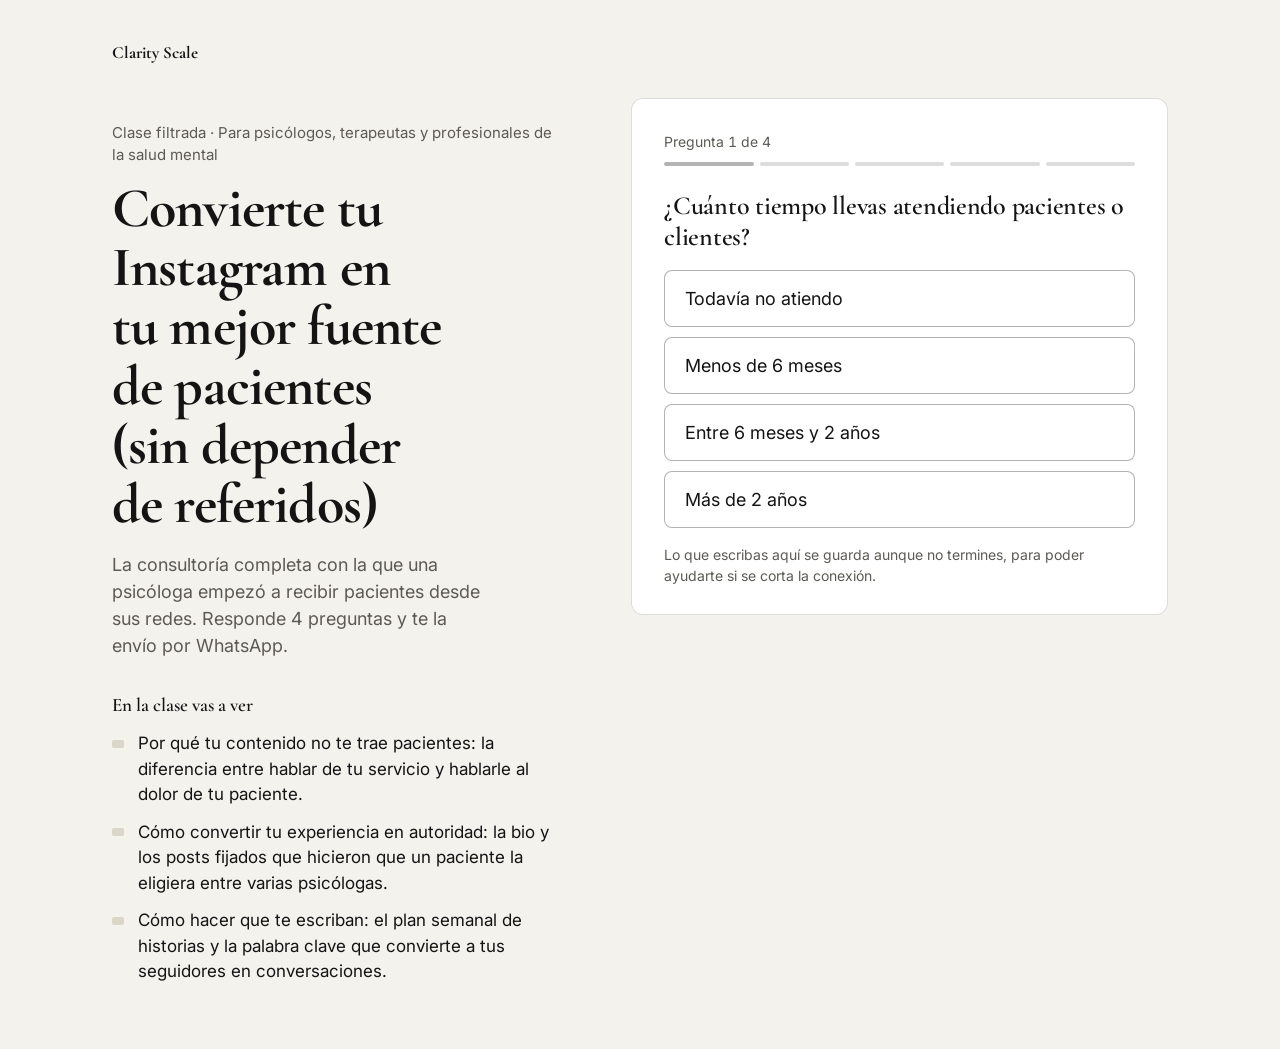
<file: index.html>
<!doctype html>
<html lang="es">
<head>
  <meta charset="utf-8">
  <meta name="viewport" content="width=device-width, initial-scale=1">
  <title>Cargando…</title>
  <meta name="robots" content="noindex">
  <link rel="preconnect" href="https://fonts.googleapis.com">
  <link rel="preconnect" href="https://fonts.gstatic.com" crossorigin>
  <link href="https://fonts.googleapis.com/css2?family=Cormorant+Garamond:wght@600;700&family=Inter:wght@400;700&display=swap" rel="stylesheet">
  <link rel="stylesheet" href="estilos.css">
  <script src="config.js"></script>
  <script src="comun.js"></script>
  <script src="pixel.js"></script>
</head>
<body>
  <main class="pagina">
    <div class="marca">
      <img id="marca-logo" alt="" hidden>
      <span id="marca-nombre"></span>
    </div>

    <header class="cabeza">
      <p class="antetitulo" id="antetitulo"></p>
      <h1 id="titulo"></h1>
      <p class="bajada" id="bajada"></p>
    </header>

    <section class="cuestionario" aria-label="Cuestionario">
      <div class="riel-cabeza">
        <span class="riel-texto" id="riel-texto" aria-live="polite"></span>
      </div>
      <div class="riel" id="riel" aria-hidden="true"></div>
      <div id="cuestionario-cuerpo"></div>
      <p class="aviso-parcial" id="aviso-parcial"></p>
    </section>

    <section class="detalle" aria-labelledby="incluye-titulo">
      <h2 id="incluye-titulo"></h2>
      <ul class="incluye" id="incluye"></ul>
      <div class="video" id="video" hidden></div>
    </section>
  </main>
  <noscript>Para responder el cuestionario necesitas activar JavaScript en tu navegador.</noscript>
  <script src="landing.js"></script>
</body>
</html>
</file>
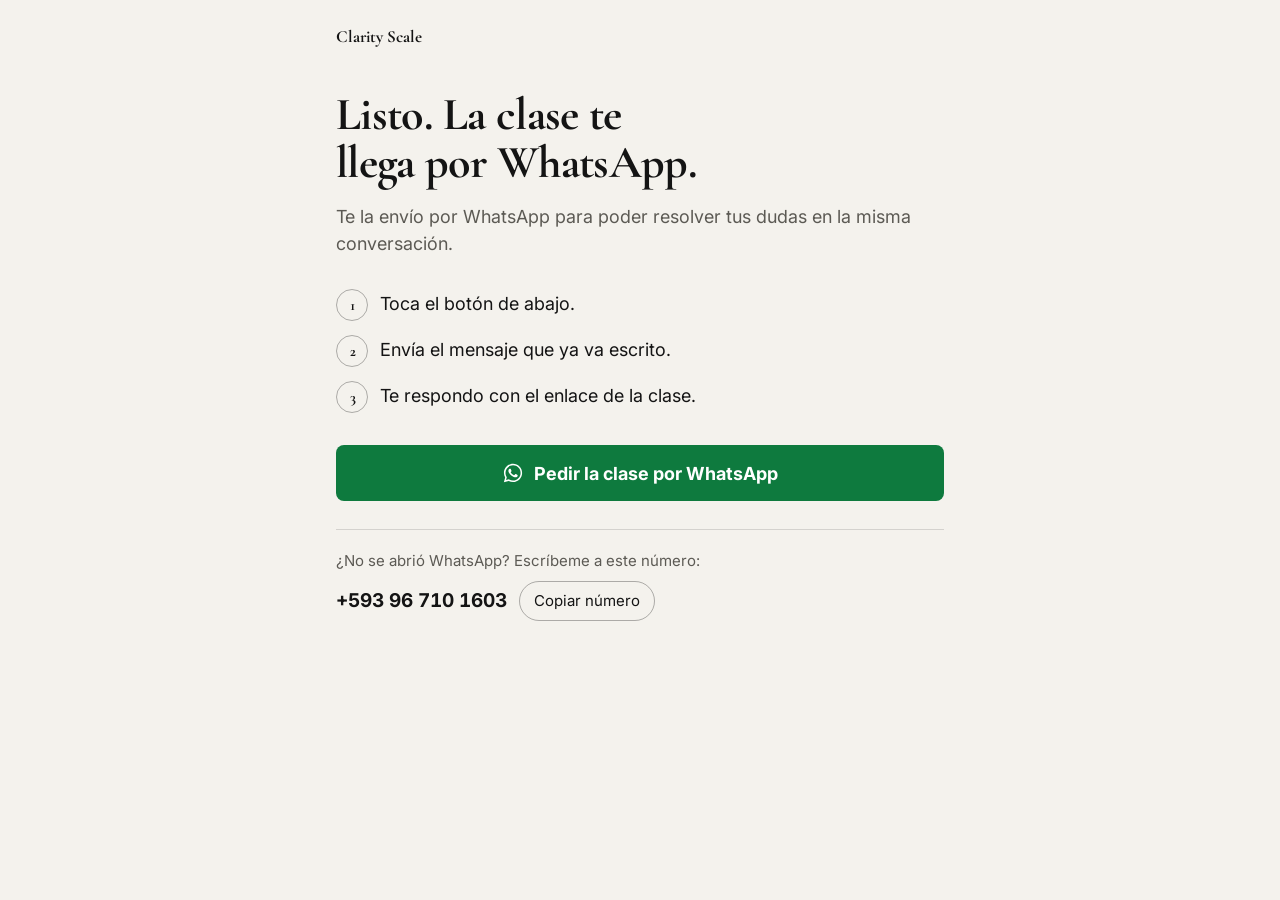
<file: gracias.html>
<!doctype html>
<html lang="es">
<head>
  <meta charset="utf-8">
  <meta name="viewport" content="width=device-width, initial-scale=1">
  <title>Listo</title>
  <meta name="robots" content="noindex">
  <link rel="preconnect" href="https://fonts.googleapis.com">
  <link rel="preconnect" href="https://fonts.gstatic.com" crossorigin>
  <link href="https://fonts.googleapis.com/css2?family=Cormorant+Garamond:wght@600;700&family=Inter:wght@400;700&display=swap" rel="stylesheet">
  <link rel="stylesheet" href="estilos.css">
  <script src="config.js"></script>
  <script src="comun.js"></script>
  <script src="pixel.js"></script>
</head>
<body>
  <main class="entrega">
    <div class="marca"><span id="marca-nombre"></span></div>
    <h1 id="entrega-titulo"></h1>
    <p class="bajada" id="entrega-texto"></p>
    <ol class="pasos" id="pasos"></ol>
    <a class="boton-whatsapp" id="boton-whatsapp" href="#" target="_blank" rel="noopener">
      <svg width="22" height="22" viewBox="0 0 24 24" aria-hidden="true" fill="currentColor"><path d="M12.04 2C6.58 2 2.13 6.45 2.13 11.91c0 1.75.46 3.45 1.32 4.95L2.05 22l5.25-1.38a9.9 9.9 0 0 0 4.74 1.21c5.46 0 9.91-4.45 9.91-9.91S17.5 2 12.04 2Zm0 18.15c-1.48 0-2.93-.4-4.2-1.15l-.3-.18-3.12.82.83-3.04-.2-.31a8.2 8.2 0 0 1-1.26-4.38c0-4.54 3.7-8.24 8.25-8.24 4.54 0 8.24 3.7 8.24 8.24 0 4.55-3.7 8.24-8.24 8.24Zm4.52-6.16c-.25-.12-1.47-.72-1.69-.81-.23-.08-.39-.12-.56.13-.16.24-.64.8-.78.97-.15.16-.29.18-.54.06-.25-.12-1.05-.39-1.99-1.23-.74-.66-1.23-1.47-1.38-1.72-.14-.25-.02-.38.11-.5.11-.11.25-.29.37-.43.13-.15.17-.25.25-.41.08-.17.04-.31-.02-.43-.06-.13-.56-1.35-.77-1.85-.2-.48-.41-.42-.56-.43h-.48c-.17 0-.43.06-.66.31-.22.25-.86.85-.86 2.07 0 1.22.89 2.4 1.01 2.56.12.17 1.75 2.67 4.23 3.74.59.26 1.05.41 1.41.52.59.19 1.13.16 1.56.1.48-.07 1.47-.6 1.67-1.18.21-.58.21-1.07.15-1.18-.06-.1-.23-.17-.48-.29Z"/></svg>
      <span class="boton-texto"></span>
    </a>
    <div class="respaldo">
      <p id="respaldo-texto"></p>
      <div class="respaldo-fila">
        <span class="numero" id="numero-visible"></span>
        <button type="button" class="copiar" id="copiar">Copiar número</button>
      </div>
    </div>
  </main>
  <script src="entrega.js"></script>
</body>
</html>
</file>
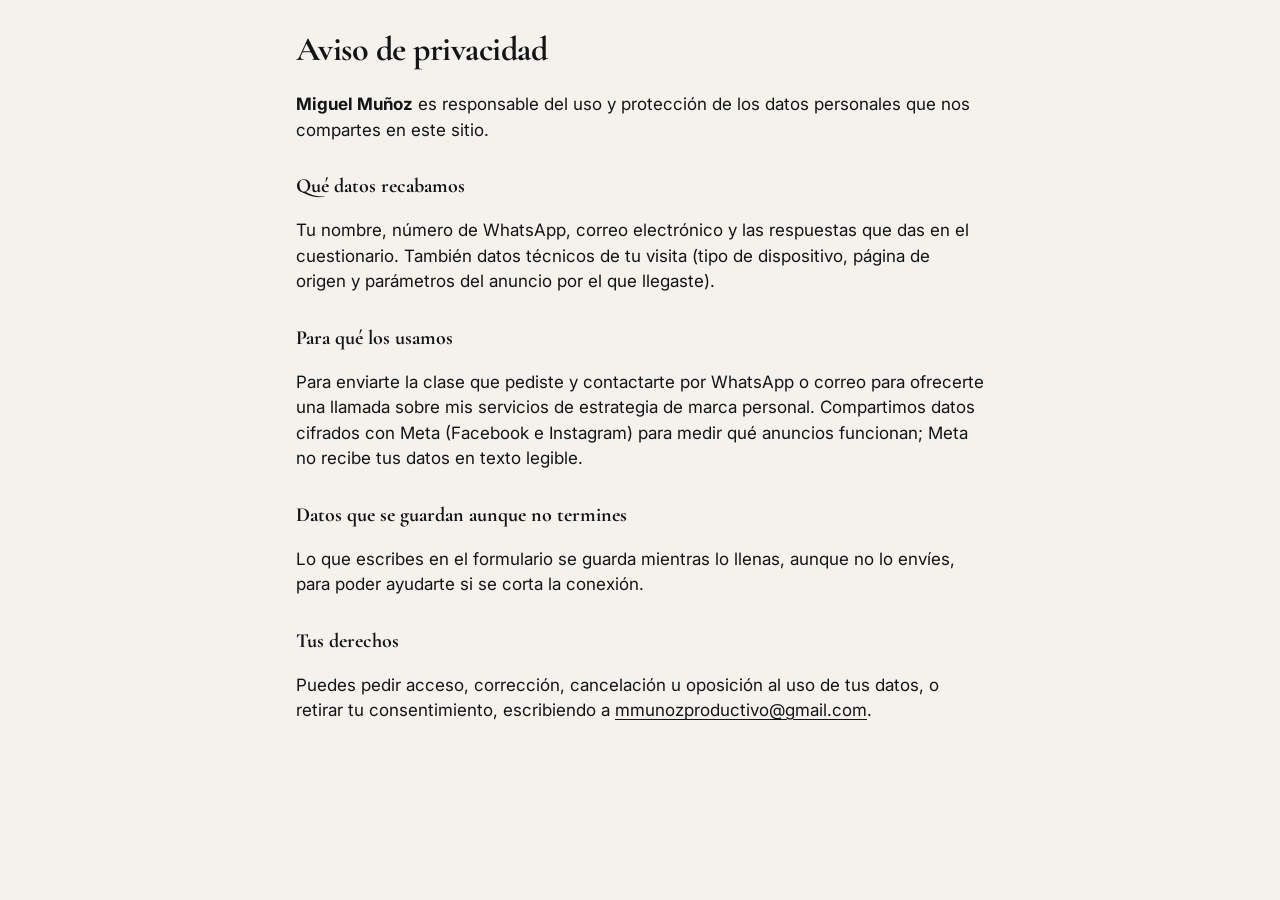
<file: privacidad.html>
<!doctype html>
<html lang="es">
<head>
  <meta charset="utf-8">
  <meta name="viewport" content="width=device-width, initial-scale=1">
  <title>Aviso de privacidad</title>
  <meta name="robots" content="noindex">
  <link rel="preconnect" href="https://fonts.googleapis.com">
  <link rel="preconnect" href="https://fonts.gstatic.com" crossorigin>
  <link href="https://fonts.googleapis.com/css2?family=Cormorant+Garamond:wght@600;700&family=Inter:wght@400;700&display=swap" rel="stylesheet">
  <link rel="stylesheet" href="estilos.css">
  <script src="config.js"></script>
</head>
<body>
  <!--
    Plantilla básica de aviso de privacidad simplificado. Los datos salen de config.js (sección privacidad).
    Revísala con tu abogado o contador: cada país tiene reglas propias.
  -->
  <main class="legal">
    <h1>Aviso de privacidad</h1>
    <p><strong data-campo="responsable"></strong> es responsable del uso y protección de los datos personales que nos compartes en este sitio.</p>

    <h2>Qué datos recabamos</h2>
    <p>Tu nombre, número de WhatsApp, correo electrónico y las respuestas que das en el cuestionario. También datos técnicos de tu visita (tipo de dispositivo, página de origen y parámetros del anuncio por el que llegaste).</p>

    <h2>Para qué los usamos</h2>
    <p>Para <span data-campo="finalidad"></span>. Compartimos datos cifrados con Meta (Facebook e Instagram) para medir qué anuncios funcionan; Meta no recibe tus datos en texto legible.</p>

    <h2>Datos que se guardan aunque no termines</h2>
    <p>Lo que escribes en el formulario se guarda mientras lo llenas, aunque no lo envíes, para poder ayudarte si se corta la conexión.</p>

    <h2>Tus derechos</h2>
    <p>Puedes pedir acceso, corrección, cancelación u oposición al uso de tus datos, o retirar tu consentimiento, escribiendo a <a data-campo="correo_contacto"></a>.</p>
  </main>
  <script>
    (function () {
      var p = (window.FUNNEL && window.FUNNEL.privacidad) || {};
      document.querySelectorAll("[data-campo]").forEach(function (el) {
        var v = p[el.getAttribute("data-campo")] || "";
        el.textContent = v;
        if (el.tagName === "A") el.href = "mailto:" + v;
      });
    })();
  </script>
</body>
</html>
</file>
<file: estilos.css>
/*
  TU MARCA: cambia solo este bloque.
  Colores en hexadecimal y el nombre de tus dos tipografías de Google Fonts
  (si cambias las tipografías, cambia también el enlace <link> en index.html y gracias.html).
*/
:root {
  --papel: #F4F2ED;          /* fondo de la página: hueso cálido */
  --superficie: #FFFFFF;     /* fondo de la tarjeta del cuestionario */
  --tinta: #141414;          /* texto principal: casi negro */
  --tinta-suave: #5C5A54;    /* texto secundario: gris piedra */
  --accion: #141414;         /* botones principales: negro */
  --accion-texto: #FFFFFF;   /* texto sobre los botones */
  --marcador: #DCD6C8;       /* resaltado de la respuesta elegida: piedra clara */
  --whatsapp: #0E7A3E;       /* botón de WhatsApp */
  --error: #B42318;

  --fuente-titulo: "Cormorant Garamond", Georgia, serif;
  --fuente-texto: "Inter", Arial, sans-serif;
  --radio: 8px;
}

/* ---------- Base (no necesitas tocar de aquí para abajo) ---------- */
:root {
  --linea: color-mix(in srgb, var(--tinta) 14%, transparent);
  --linea-fuerte: color-mix(in srgb, var(--tinta) 32%, transparent);
  --curva: cubic-bezier(.2, .8, .2, 1);
}
*, *::before, *::after { box-sizing: border-box; }
html { -webkit-text-size-adjust: 100%; }
body {
  margin: 0;
  background: var(--papel);
  color: var(--tinta);
  font-family: var(--fuente-texto);
  font-size: 17px;
  line-height: 1.5;
  -webkit-font-smoothing: antialiased;
}
a { color: inherit; text-underline-offset: 3px; }
:focus-visible { outline: 3px solid var(--accion); outline-offset: 3px; border-radius: 4px; }
[hidden] { display: none !important; }

.pagina {
  max-width: 1120px;
  margin: 0 auto;
  padding: 24px 16px 48px;
  display: grid;
  gap: 24px;
  grid-template-areas: "marca" "cabeza" "cuestionario" "detalle";
}
.marca { grid-area: marca; display: flex; align-items: center; gap: 10px; font-family: var(--fuente-titulo); font-weight: 700; font-size: 17px; }
.marca img { height: 32px; width: auto; }
.cabeza { grid-area: cabeza; }
.cuestionario { grid-area: cuestionario; }
.detalle { grid-area: detalle; }

.antetitulo {
  margin: 0 0 12px;
  font-size: 15px;
  color: var(--tinta-suave);
}
h1 {
  margin: 0;
  font-family: var(--fuente-titulo);
  font-weight: 700;
  font-size: clamp(30px, 7.4vw, 50px);
  line-height: 1.06;
  letter-spacing: -0.015em;
  text-wrap: balance;
}
.bajada { margin: 16px 0 0; font-size: 18px; color: var(--tinta-suave); max-width: 34ch; }

/* ---------- Cuestionario ---------- */
.cuestionario {
  background: var(--superficie);
  border: 1px solid var(--linea);
  border-radius: calc(var(--radio) + 4px);
  padding: 24px 20px 20px;
}
.riel-cabeza { display: flex; justify-content: space-between; align-items: baseline; gap: 12px; margin-bottom: 10px; }
.riel-texto { font-size: 14px; color: var(--tinta-suave); font-variant-numeric: tabular-nums; }
.riel { display: flex; gap: 6px; margin-bottom: 24px; }
.riel-tramo { flex: 1; height: 4px; border-radius: 2px; background: var(--linea); transition: background-color .3s var(--curva); }
.riel-tramo.hecho { background: var(--tinta); }
.riel-tramo.actual { background: var(--linea-fuerte); }

#cuestionario-cuerpo { transition: opacity .2s var(--curva), transform .26s var(--curva); }
#cuestionario-cuerpo.saliendo { opacity: 0; transform: translateX(-8px); transition-duration: .14s; }
#cuestionario-cuerpo.entrando { opacity: 0; transform: translateX(10px); transition: none; }

.pregunta { border: 0; margin: 0; padding: 0; min-width: 0; }
.pregunta-texto {
  display: block;
  margin: 0 0 18px;
  padding: 0;
  font-family: var(--fuente-titulo);
  font-weight: 600;
  font-size: 23px;
  line-height: 1.2;
  letter-spacing: -0.01em;
}
.pregunta-texto:focus { outline: none; }
.opciones { display: grid; gap: 10px; }
.opcion {
  appearance: none;
  width: 100%;
  min-height: 56px;
  padding: 14px 18px;
  text-align: left;
  font: inherit;
  font-size: 18px;
  color: var(--tinta);
  background: var(--superficie);
  border: 1px solid var(--linea-fuerte);
  border-radius: var(--radio);
  cursor: pointer;
  transition: border-color .18s var(--curva), background-color .18s var(--curva);
}
.opcion:hover { border-color: var(--tinta); }
.opcion:active { background: color-mix(in srgb, var(--tinta) 4%, var(--superficie)); }
/* El sello: la respuesta elegida se marca como con resaltador */
.opcion-texto {
  background-image: linear-gradient(var(--marcador), var(--marcador));
  background-repeat: no-repeat;
  background-position: 0 88%;
  background-size: 0% 46%;
  transition: background-size .32s var(--curva);
  padding: 0 2px;
  -webkit-box-decoration-break: clone;
  box-decoration-break: clone;
}
.opcion.elegida { border-color: var(--tinta); }
.opcion.elegida .opcion-texto { background-size: 100% 46%; }

.volver {
  margin-top: 16px;
  padding: 8px 0;
  font: inherit;
  font-size: 15px;
  color: var(--tinta-suave);
  background: none;
  border: 0;
  text-decoration: underline;
  text-underline-offset: 3px;
  cursor: pointer;
}

/* ---------- Contacto ---------- */
.contacto { display: grid; gap: 16px; }
.contacto .pregunta-texto { margin-bottom: 2px; }
.campo { display: grid; gap: 6px; }
.campo label { font-size: 15px; font-weight: 700; }
.campo input, .campo select {
  width: 100%;
  min-height: 52px;
  padding: 12px 14px;
  font: inherit;
  font-size: 17px;
  color: var(--tinta);
  background: var(--superficie);
  border: 1px solid var(--linea-fuerte);
  border-radius: var(--radio);
}
.campo input:focus, .campo select:focus { border-color: var(--tinta); }
.campo input[aria-invalid="true"] { border-color: var(--error); }
.tel { display: grid; grid-template-columns: minmax(0, 46%) minmax(0, 1fr); gap: 8px; }
.error { margin: 0; font-size: 15px; color: var(--error); }
.acepto { display: flex; gap: 10px; align-items: flex-start; font-size: 15px; line-height: 1.4; }
.acepto input { width: 20px; height: 20px; margin: 1px 0 0; accent-color: var(--accion); flex: none; }

.boton-principal, .boton-whatsapp {
  display: inline-flex;
  align-items: center;
  justify-content: center;
  gap: 10px;
  width: 100%;
  min-height: 56px;
  padding: 14px 20px;
  font: inherit;
  font-size: 18px;
  font-weight: 700;
  color: var(--accion-texto);
  background: var(--accion);
  border: 0;
  border-radius: var(--radio);
  cursor: pointer;
  text-decoration: none;
  transition: transform .12s var(--curva), filter .18s var(--curva);
}
.boton-principal:hover, .boton-whatsapp:hover { filter: brightness(1.08); }
.boton-principal:active, .boton-whatsapp:active { transform: scale(.985); }
.boton-principal:disabled { cursor: progress; filter: saturate(.7); }
.boton-principal.enviando::before {
  content: "";
  width: 18px; height: 18px;
  border: 2px solid currentColor;
  border-right-color: transparent;
  border-radius: 50%;
  animation: girar .7s linear infinite;
}
@keyframes girar { to { transform: rotate(360deg); } }
.aviso-parcial { margin: 16px 0 0; font-size: 14px; color: var(--tinta-suave); }

/* ---------- Detalle ---------- */
.detalle h2 { margin: 0 0 12px; font-family: var(--fuente-titulo); font-weight: 600; font-size: 19px; }
.incluye { margin: 0; padding: 0; list-style: none; display: grid; gap: 12px; }
.incluye li { position: relative; padding-left: 26px; }
.incluye li::before {
  content: "";
  position: absolute; left: 0; top: .5em;
  width: 12px; height: 8px;
  background: var(--marcador);
  border-radius: 2px;
}
.video { margin-top: 24px; aspect-ratio: 16 / 9; border-radius: var(--radio); overflow: hidden; background: var(--linea); }
.video iframe { width: 100%; height: 100%; border: 0; }

/* ---------- Entrega ---------- */
.entrega { max-width: 640px; margin: 0 auto; padding: 24px 16px 56px; }
.entrega .marca { margin-bottom: 40px; }
.entrega h1 { font-size: clamp(30px, 7vw, 46px); }
.entrega .bajada { max-width: none; }
.pasos { margin: 32px 0; padding: 0; list-style: none; counter-reset: paso; display: grid; gap: 14px; }
.pasos li { counter-increment: paso; display: grid; grid-template-columns: 32px 1fr; gap: 12px; align-items: baseline; font-size: 18px; }
.pasos li::before {
  content: counter(paso);
  font-family: var(--fuente-titulo);
  font-weight: 700;
  font-variant-numeric: tabular-nums;
  width: 32px; height: 32px;
  display: grid; place-items: center;
  border: 1px solid var(--linea-fuerte);
  border-radius: 50%;
  font-size: 15px;
}
.boton-whatsapp { background: var(--whatsapp); color: #fff; }
.respaldo { margin-top: 28px; padding-top: 20px; border-top: 1px solid var(--linea); font-size: 15px; color: var(--tinta-suave); }
.respaldo p { margin: 0 0 8px; }
.respaldo-fila { display: flex; flex-wrap: wrap; align-items: center; gap: 12px; }
.numero { font-size: 19px; font-weight: 700; color: var(--tinta); font-variant-numeric: tabular-nums; user-select: all; }
.copiar {
  font: inherit; font-size: 15px;
  padding: 8px 14px;
  color: var(--tinta);
  background: none;
  border: 1px solid var(--linea-fuerte);
  border-radius: 999px;
  cursor: pointer;
}

/* ---------- Aviso de privacidad ---------- */
.legal { max-width: 720px; margin: 0 auto; padding: 32px 16px 64px; }
.legal h1 { font-size: 34px; margin-bottom: 24px; }
.legal h2 { font-family: var(--fuente-titulo); font-size: 20px; margin: 28px 0 8px; }

/* ---------- Escritorio ---------- */
@media (min-width: 900px) {
  .pagina {
    padding: 40px 32px 64px;
    column-gap: 72px;
    row-gap: 32px;
    grid-template-columns: minmax(0, 5fr) minmax(0, 6fr);
    grid-template-areas:
      "marca marca"
      "cabeza cuestionario"
      "detalle cuestionario";
    align-items: start;
  }
  .cabeza { padding-top: 24px; }
  .cuestionario { padding: 32px 32px 28px; position: sticky; top: 24px; }
  .pregunta-texto { font-size: 26px; }
  h1 { font-size: clamp(40px, 4.4vw, 56px); }
}

@media (prefers-reduced-motion: reduce) {
  *, *::before, *::after { transition-duration: 0s !important; animation-duration: 0s !important; }
}
</file>
